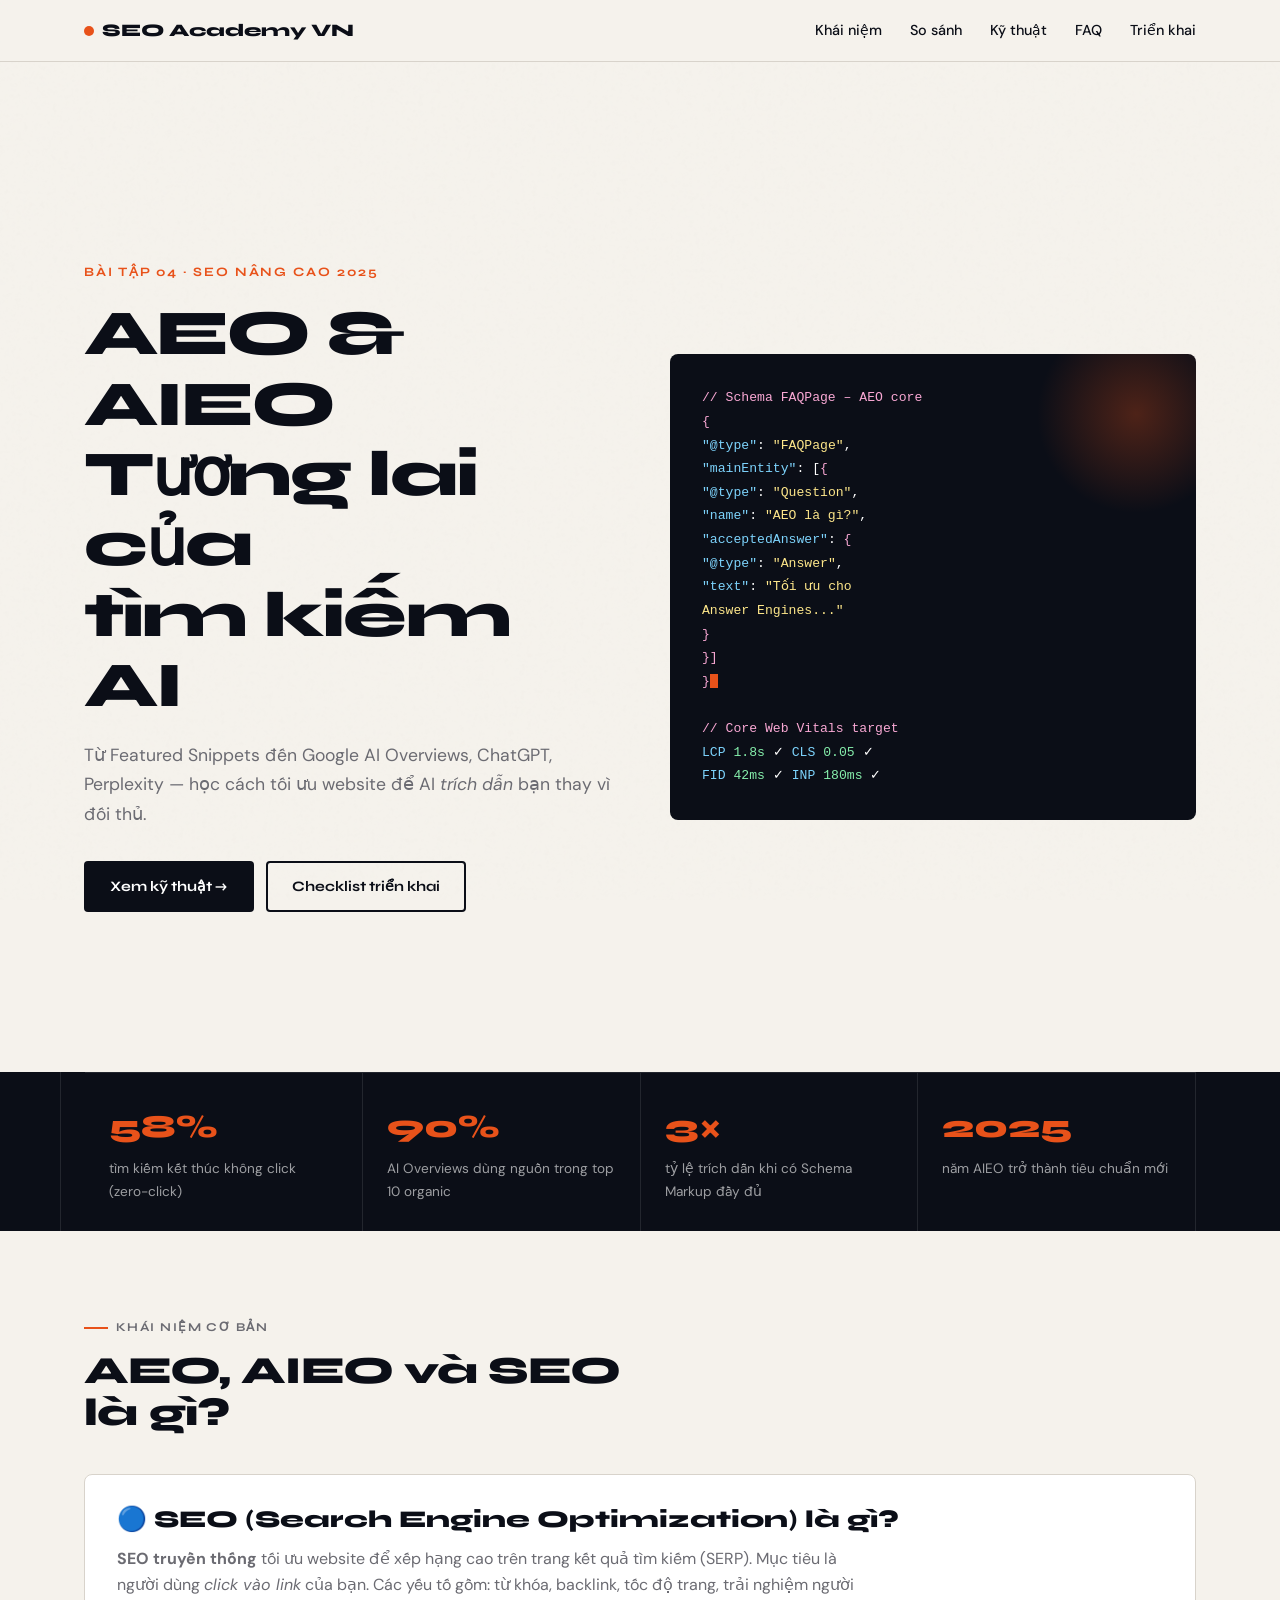
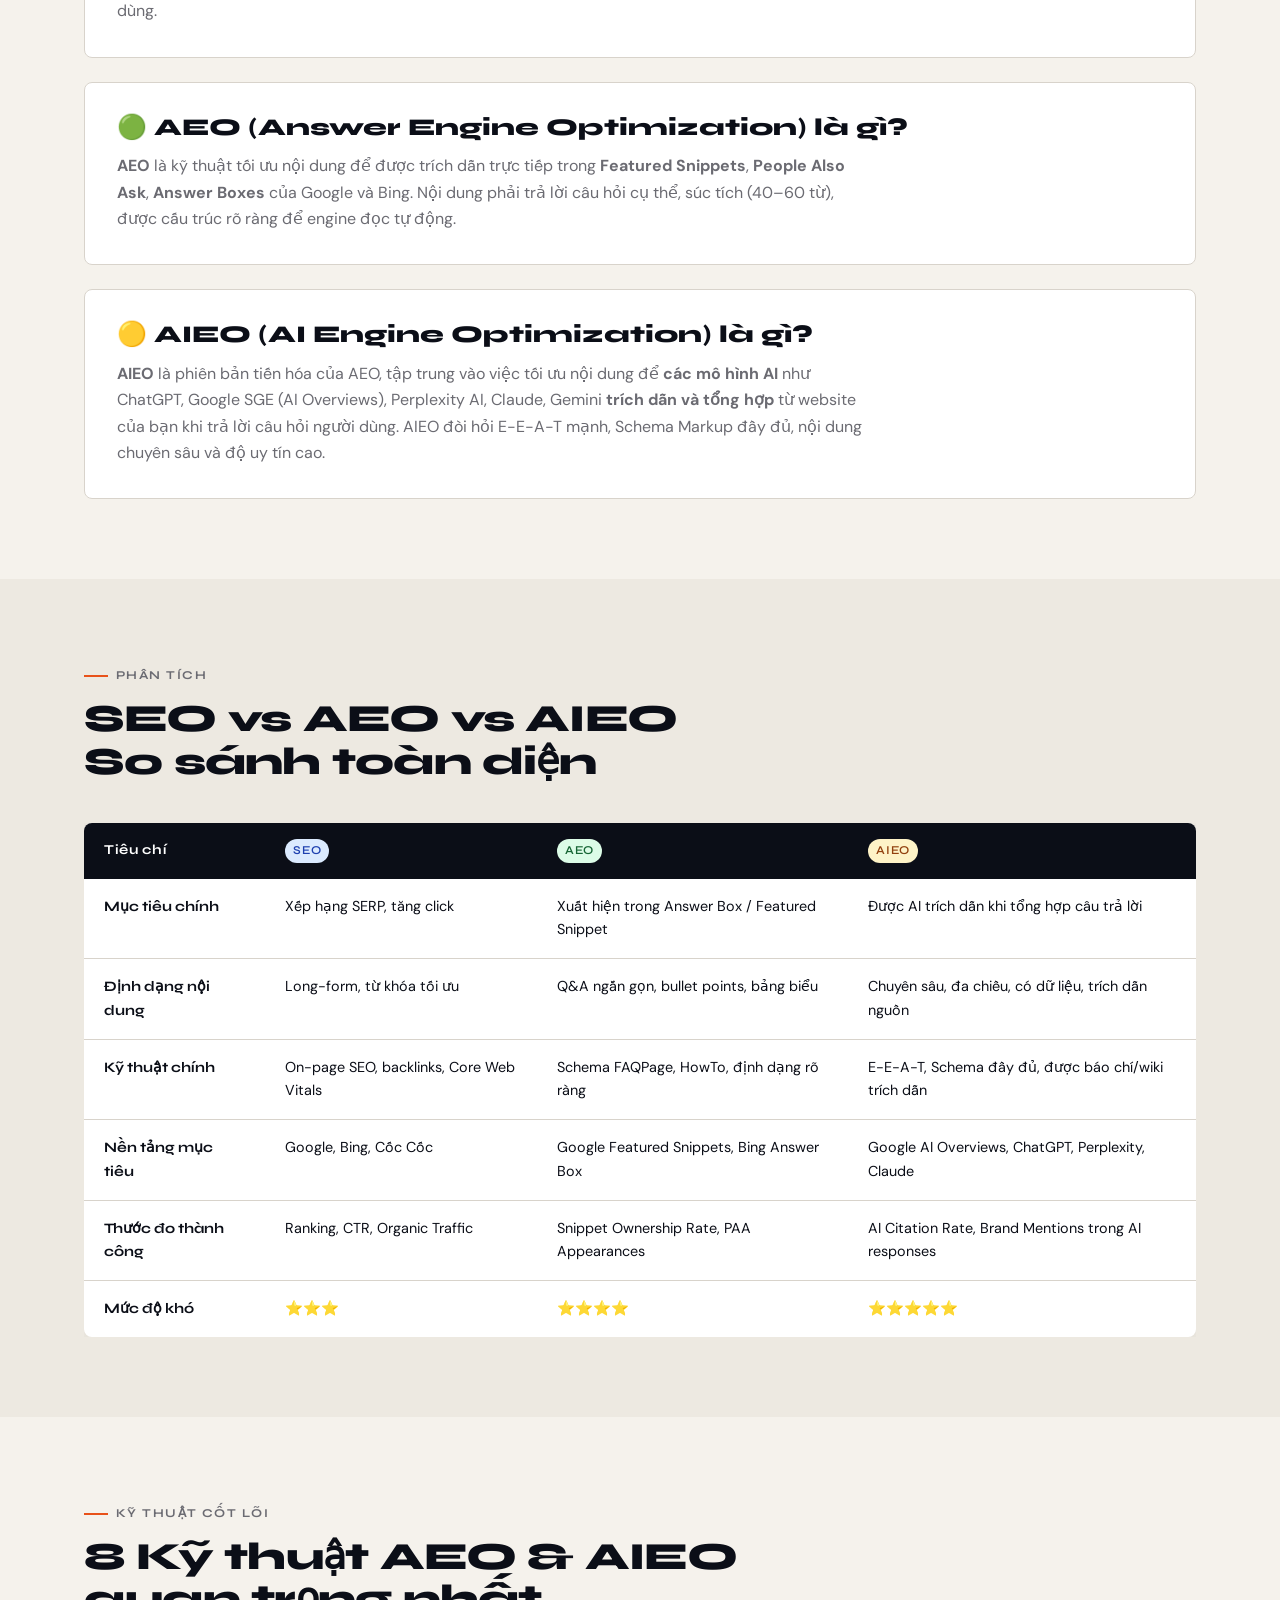
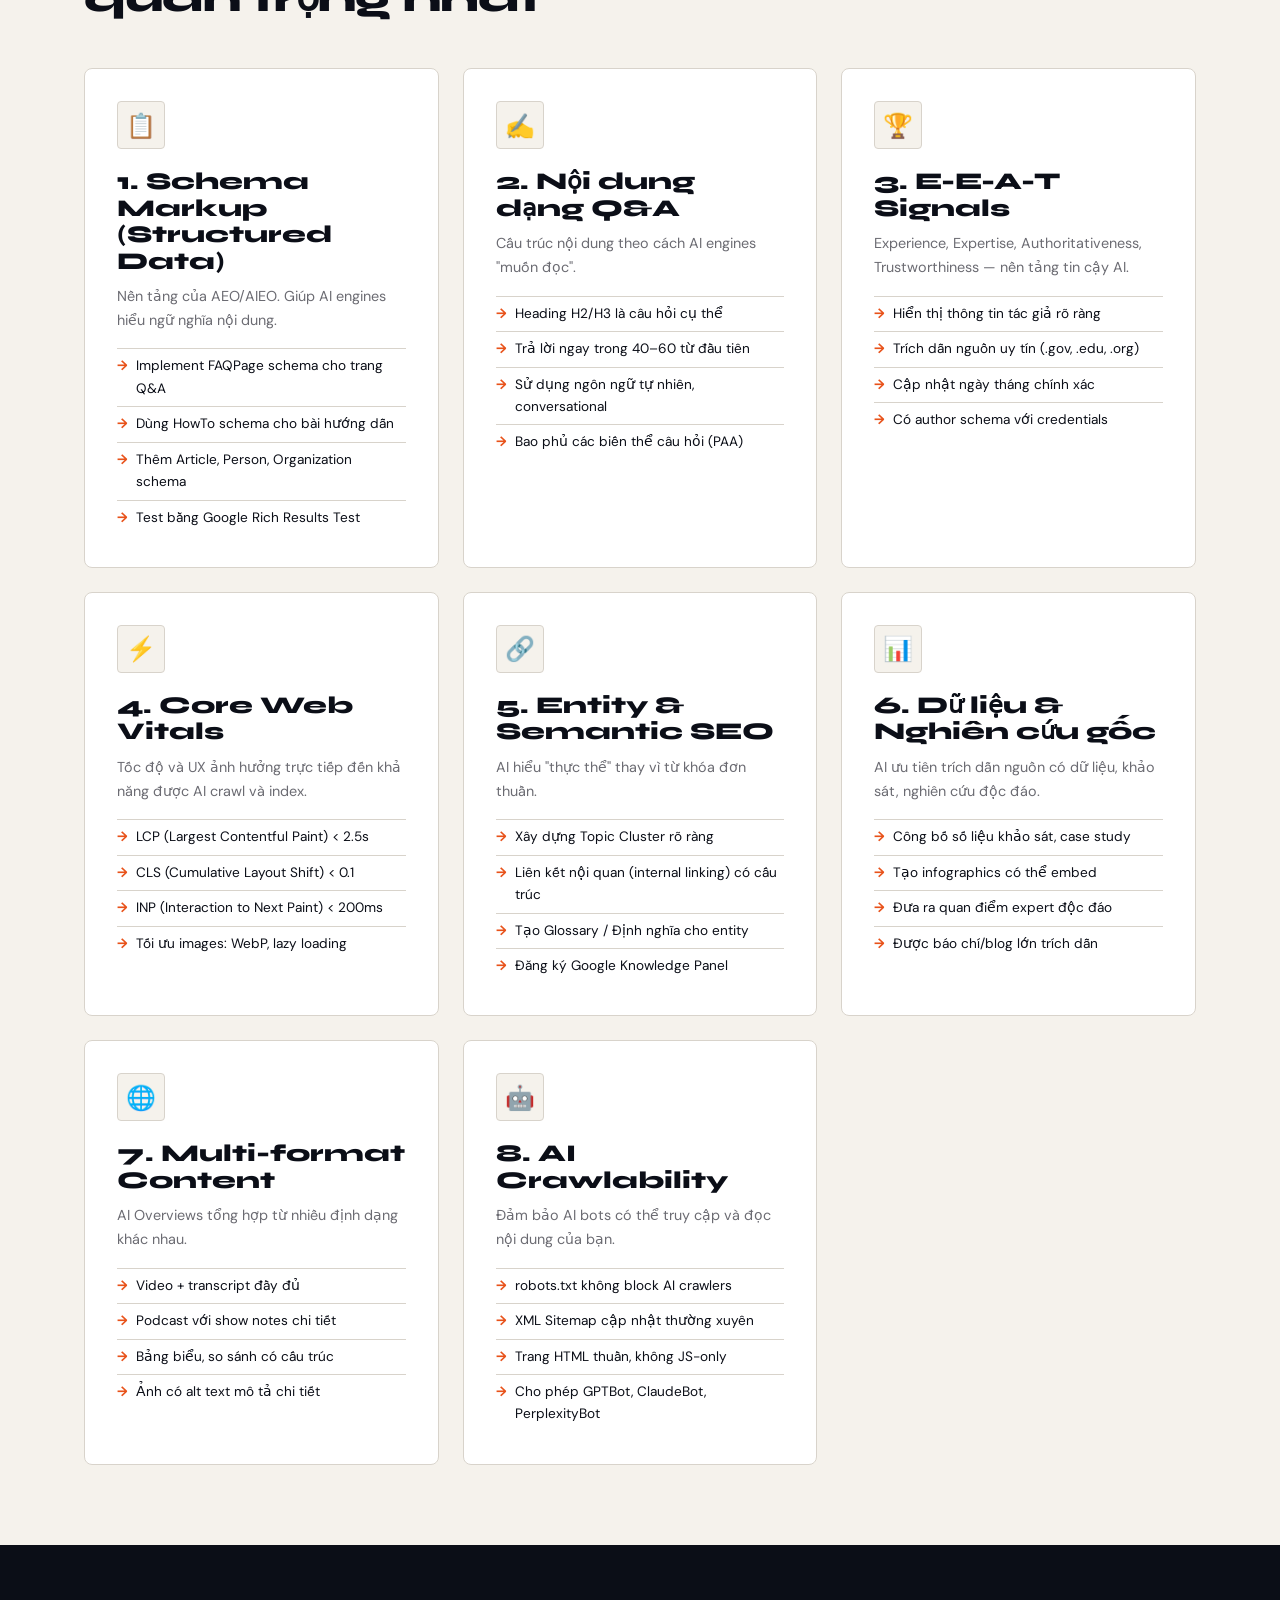
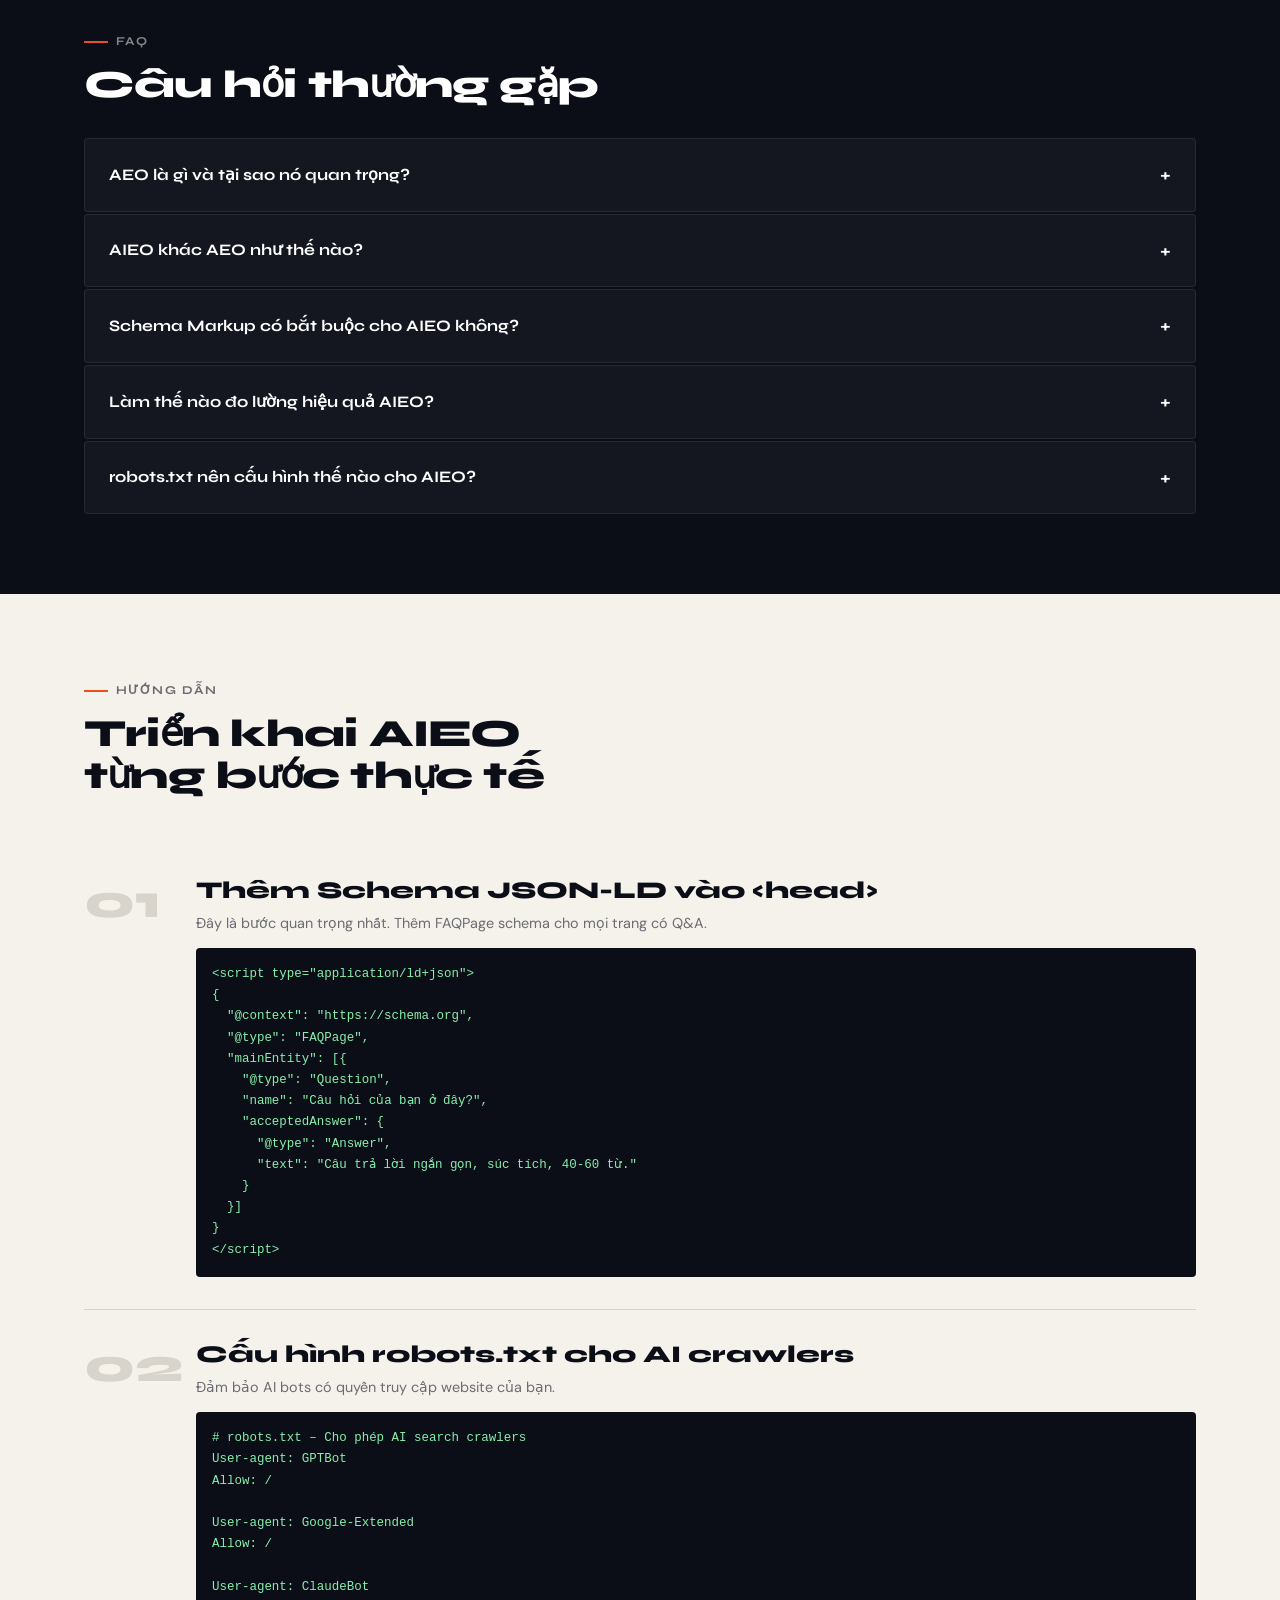
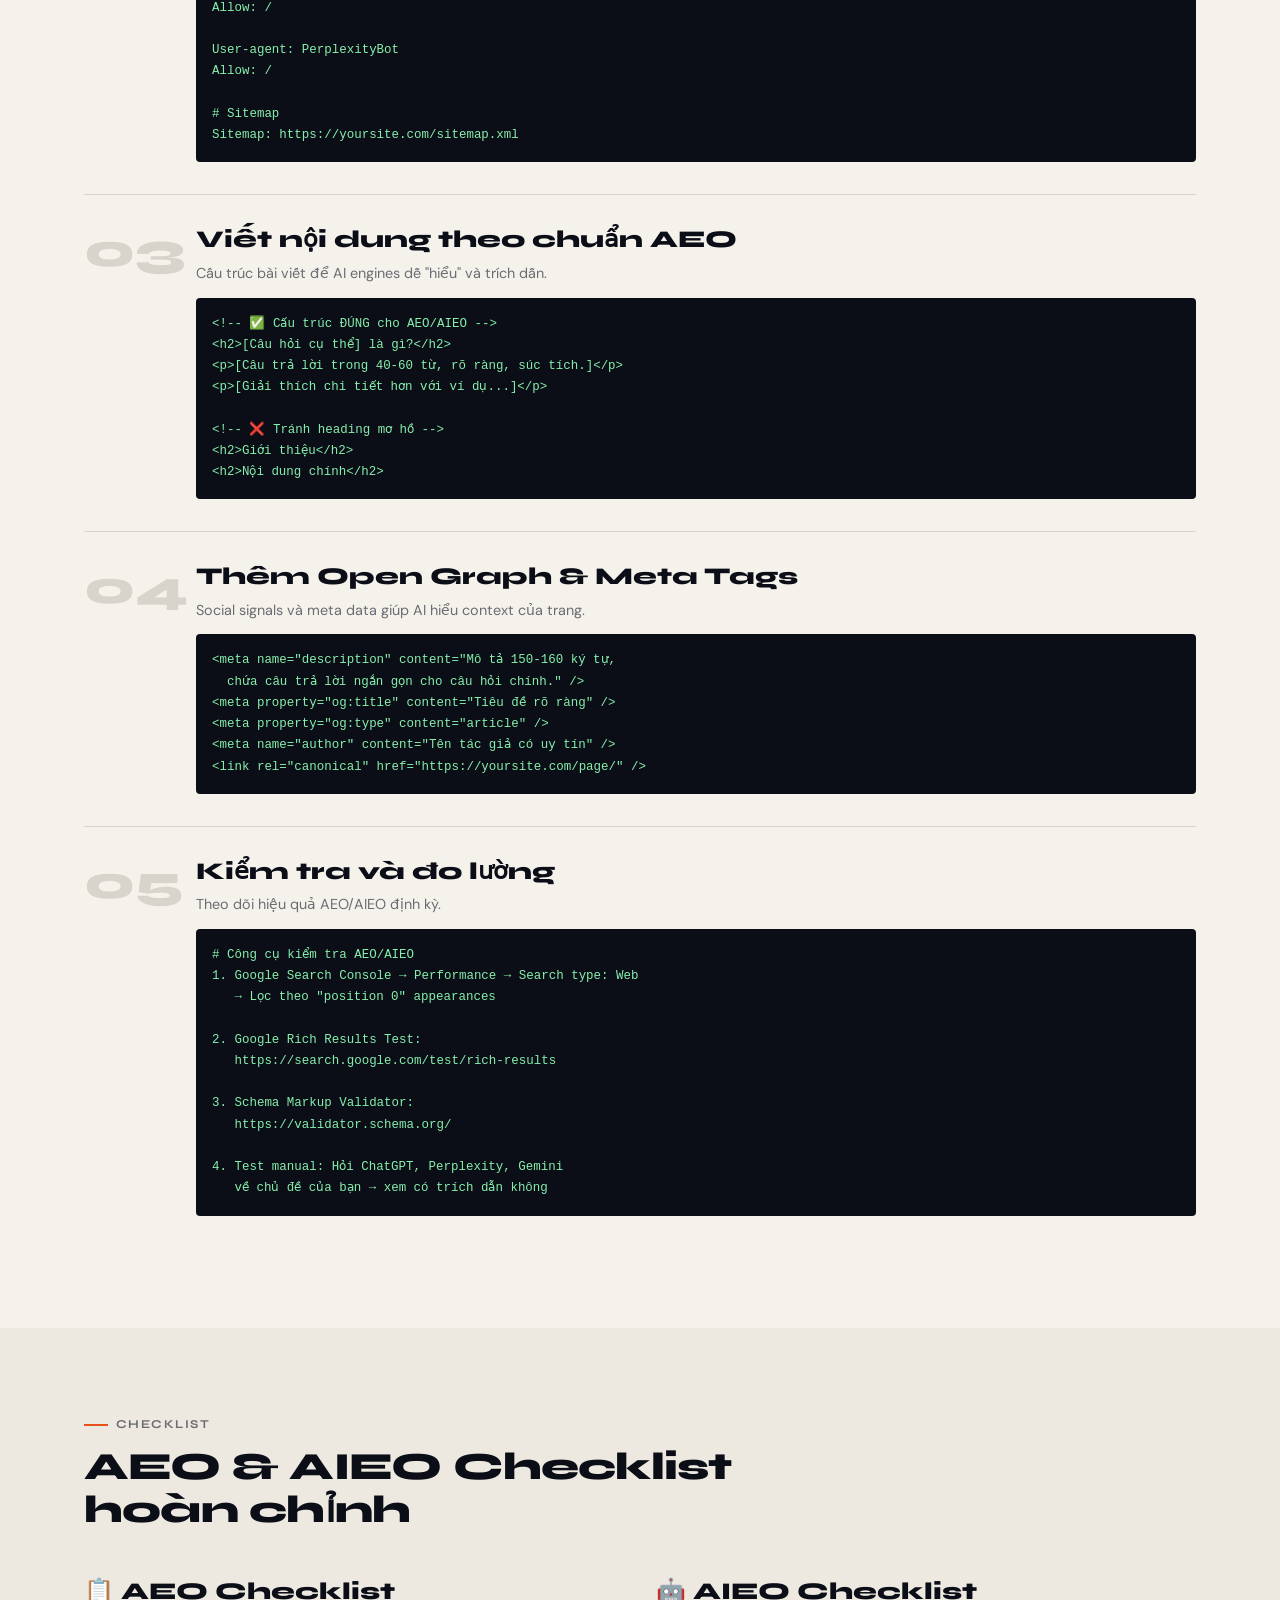
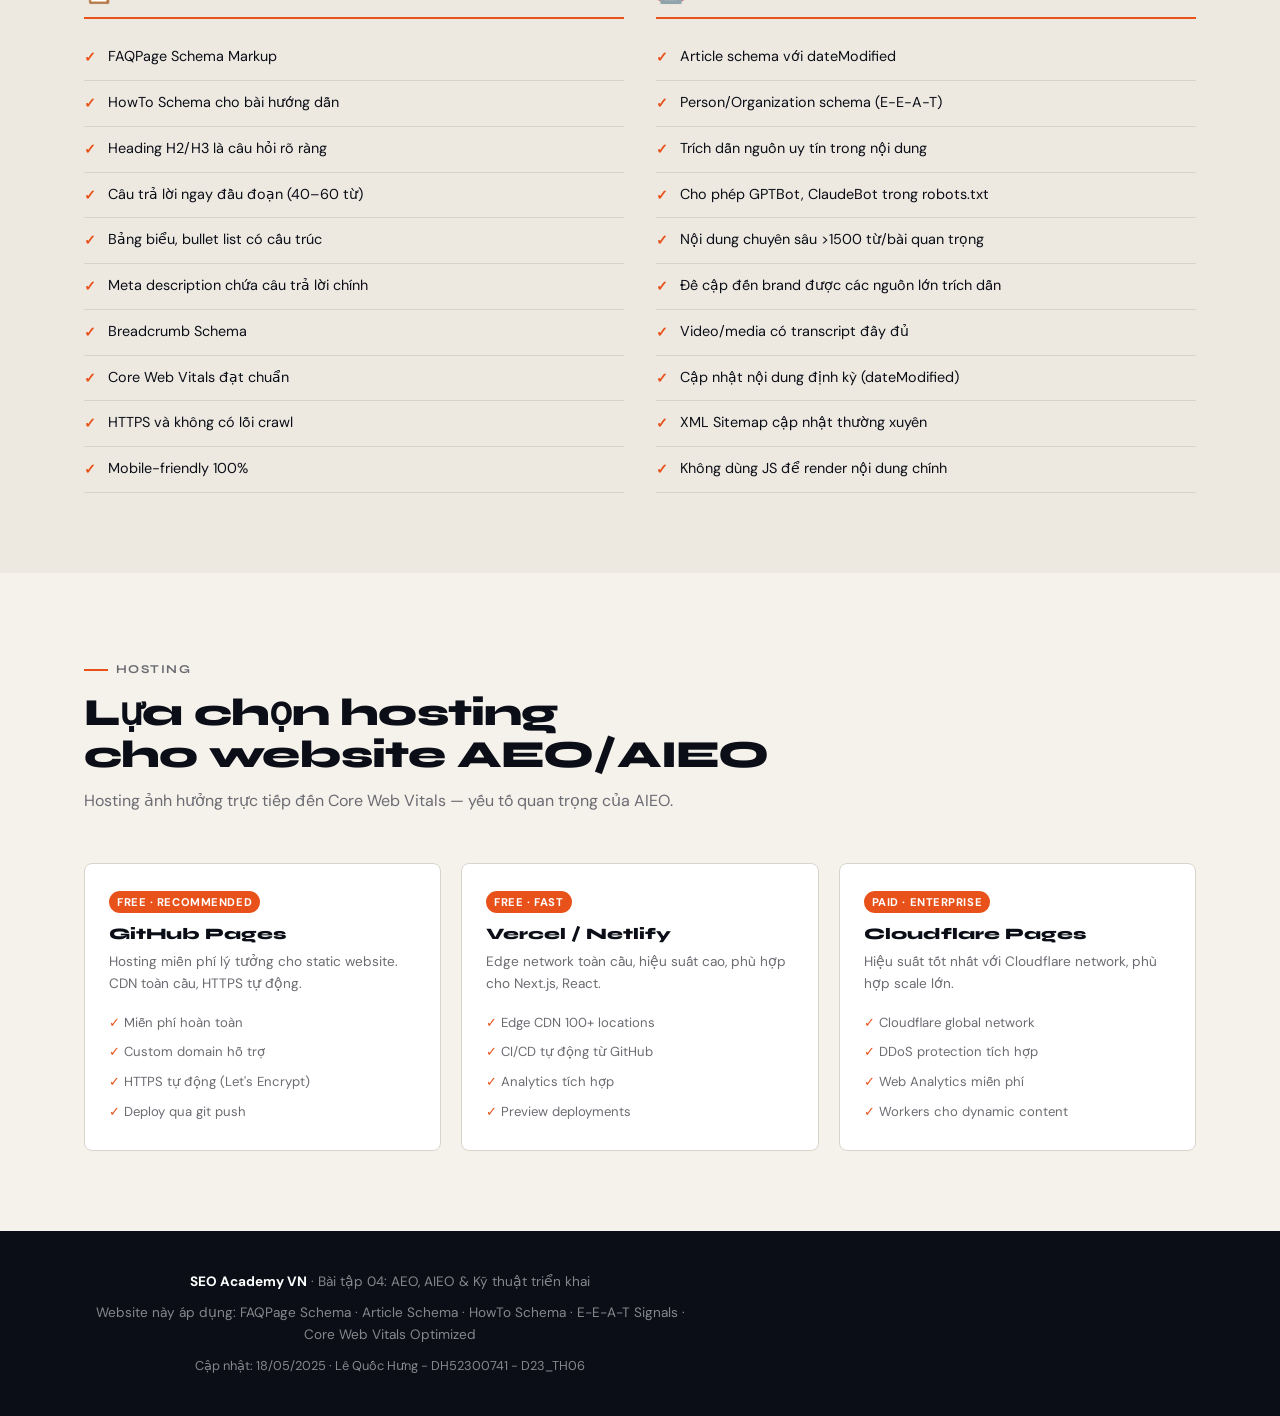
<file: thuong mai dien tu/index.html>
<!DOCTYPE html>
<html lang="vi">
<head>
  <meta charset="UTF-8" />
  <meta name="viewport" content="width=device-width, initial-scale=1.0" />
  <link rel="stylesheet" href="./css/style.css" />
  

  <!-- ============================================================
       SEO CƠ BẢN
  ============================================================ -->
  <title>AEO & AIEO là gì? Kỹ thuật tối ưu AI Search 2025 | SEO Academy VN</title>
  <meta name="description"
    content="Tìm hiểu AEO (Answer Engine Optimization) và AIEO (AI Engine Optimization) – hai kỹ thuật SEO thế hệ mới giúp website xuất hiện trên Google SGE, ChatGPT, Perplexity và các AI search engine." />
  <meta name="keywords"
    content="AEO, AIEO, Answer Engine Optimization, AI Engine Optimization, SGE, Google AI Overview, SEO 2025, tối ưu AI search" />
  <meta name="author" content="SEO Academy VN" />
  <link rel="canonical" href="https://aeo-aieo-dh52300741.onrender.com/" />

  <!-- Open Graph / Facebook -->
  <meta property="og:type" content="website" />
  <meta property="og:url" content="https://aeo-aieo-dh52300741.onrender.com/" />
  <meta property="og:title" content="AEO & AIEO – Tối ưu cho AI Search Engine 2025" />
  <meta property="og:description"
    content="Hướng dẫn toàn diện về AEO và AIEO: khái niệm, kỹ thuật triển khai, ví dụ thực tế để website của bạn được AI trích dẫn." />
  <meta property="og:image" content="https://aeo-aieo-dh52300741.onrender.com/og-image.jpg" />
  <meta property="og:locale" content="vi_VN" />

  <!-- Twitter Card -->
  <meta name="twitter:card" content="summary_large_image" />
  <meta name="twitter:title" content="AEO & AIEO – Tối ưu cho AI Search Engine 2025" />
  <meta name="twitter:description"
    content="Hướng dẫn toàn diện về AEO và AIEO: khái niệm, kỹ thuật triển khai, ví dụ thực tế." />

  <!-- ============================================================
       SCHEMA MARKUP – AEO/AIEO CORE TECHNIQUE
       Structured Data giúp AI engines đọc & trích dẫn nội dung
  ============================================================ -->
  <script type="application/ld+json">
  {
    "@context": "https://schema.org",
    "@graph": [
      {
        "@type": "WebSite",
        "@id": "https://aeo-aieo-dh52300741.onrender.com/#website",
        "url": "https://aeo-aieo-dh52300741.onrender.com/",
        "name": "SEO Academy VN",
        "description": "Nền tảng học SEO, AEO, AIEO cho thị trường Việt Nam",
        "inLanguage": "vi",
        "publisher": { "@id": "https://aeo-aieo-dh52300741.onrender.com/#organization" }
      },
      {
        "@type": "Organization",
        "@id": "https://aeo-aieo-dh52300741.onrender.com/#organization",
        "name": "SEO Academy VN",
        "url": "https://aeo-aieo-dh52300741.onrender.com/",
        "logo": { "@type": "ImageObject", "url": "https://aeo-aieo-dh52300741.onrender.com/logo.png" }
      },
      {
        "@type": "Article",
        "@id": "https://aeo-aieo-dh52300741.onrender.com/#article",
        "headline": "AEO và AIEO là gì? Kỹ thuật tối ưu cho AI Search Engine 2025",
        "image": "https://aeo-aieo-dh52300741.onrender.com/og-image.jpg",
        "description": "Hướng dẫn toàn diện về Answer Engine Optimization và AI Engine Optimization",
        "author": { "@type": "Person", "name": "Lê Quốc Hưng" , "url": "https://aeo-aieo-dh52300741.onrender.com/" },
        "datePublished": "2025-01-01",
        "dateModified": "2025-05-18",
        "inLanguage": "vi",
        "isPartOf": { "@id": "https://aeo-aieo-dh52300741.onrender.com/#website" }
      },
      {
        "@type": "FAQPage",
        "mainEntity": [
          {
            "@type": "Question",
            "name": "AEO là gì?",
            "acceptedAnswer": {
              "@type": "Answer",
              "text": "AEO (Answer Engine Optimization) là kỹ thuật tối ưu hóa nội dung website để được trích dẫn trực tiếp trong phần trả lời của các search engine như Google Featured Snippets, Bing Answer Box. Mục tiêu là cung cấp câu trả lời rõ ràng, súc tích để engine có thể hiểu và hiển thị ngay."
            }
          },
          {
            "@type": "Question",
            "name": "AIEO là gì?",
            "acceptedAnswer": {
              "@type": "Answer",
              "text": "AIEO (AI Engine Optimization) là phiên bản tiến hóa của AEO, tập trung vào việc tối ưu nội dung để được các mô hình AI như ChatGPT, Google SGE (AI Overviews), Perplexity AI, Claude trích dẫn khi trả lời câu hỏi của người dùng."
            }
          },
          {
            "@type": "Question",
            "name": "Sự khác nhau giữa SEO, AEO và AIEO là gì?",
            "acceptedAnswer": {
              "@type": "Answer",
              "text": "SEO tối ưu cho thuật toán xếp hạng link truyền thống. AEO tối ưu để được trích dẫn trong Answer Box và Featured Snippets. AIEO tối ưu để AI Language Models trích dẫn nội dung khi tổng hợp câu trả lời cho người dùng."
            }
          },
          {
            "@type": "Question",
            "name": "Làm thế nào để áp dụng AIEO?",
            "acceptedAnswer": {
              "@type": "Answer",
              "text": "Để áp dụng AIEO: (1) Sử dụng Schema Markup đầy đủ, (2) Viết nội dung dạng Q&A rõ ràng, (3) Xây dựng E-E-A-T (Experience, Expertise, Authoritativeness, Trustworthiness), (4) Tối ưu Core Web Vitals, (5) Tạo nội dung dài, chuyên sâu có cấu trúc heading rõ ràng, (6) Được trích dẫn từ các nguồn uy tín."
            }
          }
        ]
      },
      {
        "@type": "HowTo",
        "name": "Cách triển khai AIEO cho website",
        "description": "Hướng dẫn từng bước triển khai AI Engine Optimization",
        "step": [
          { "@type": "HowToStep", "position": 1, "name": "Nghiên cứu câu hỏi người dùng", "text": "Dùng công cụ như AnswerThePublic, AlsoAsked để tìm câu hỏi thực tế." },
          { "@type": "HowToStep", "position": 2, "name": "Cấu trúc nội dung dạng Q&A", "text": "Viết heading dạng câu hỏi, trả lời súc tích trong 40–60 từ ngay đầu đoạn." },
          { "@type": "HowToStep", "position": 3, "name": "Thêm Schema Markup", "text": "Implement FAQPage, HowTo, Article schema để AI engines parse dễ dàng." },
          { "@type": "HowToStep", "position": 4, "name": "Xây dựng E-E-A-T", "text": "Hiển thị thông tin tác giả, trích dẫn nguồn uy tín, cập nhật nội dung định kỳ." },
          { "@type": "HowToStep", "position": 5, "name": "Tối ưu tốc độ tải trang", "text": "Đảm bảo LCP < 2.5s, CLS < 0.1, FID < 100ms." }
        ]
      }
    ]
  }
  </script>

  <!-- Breadcrumb Schema -->
  <script type="application/ld+json">
  {
    "@context": "https://schema.org",
    "@type": "BreadcrumbList",
    "itemListElement": [
      { "@type": "ListItem", "position": 1, "name": "Trang chủ", "item": "https://aeo-aieo-dh52300741.onrender.com/" },
      { "@type": "ListItem", "position": 2, "name": "AEO & AIEO", "item": "https://aeo-aieo-dh52300741.onrender.com/aeo-aieo/" }
    ]
  }
  </script>

  <!-- Google Fonts -->
  <link rel="preconnect" href="https://fonts.googleapis.com" />
  <link rel="preconnect" href="https://fonts.gstatic.com" crossorigin />
  <link
    href="https://fonts.googleapis.com/css2?family=Syne:wght@400;600;700;800&family=DM+Sans:ital,opsz,wght@0,9..40,300;0,9..40,400;0,9..40,500;1,9..40,300&display=swap"
    rel="stylesheet" />
</head>

<body>
  <!-- ========================================================
       NAV
  ======================================================== -->
  <nav aria-label="Navigation chính">
    <div class="nav-inner">
      <a class="logo" href="#"><span class="logo-dot"></span>SEO Academy VN</a>
      <ul class="nav-links">
        <li><a href="#khai-niem">Khái niệm</a></li>
        <li><a href="#so-sanh">So sánh</a></li>
        <li><a href="#ky-thuat">Kỹ thuật</a></li>
        <li><a href="#faq">FAQ</a></li>
        <li><a href="#trien-khai">Triển khai</a></li>
      </ul>
    </div>
  </nav>

  <!-- ========================================================
       HERO
  ======================================================== -->
  <section>
    <div class="container">
      <div class="hero">
        <div class="hero-text">
          <p class="hero-eyebrow">Bài tập 04 · SEO Nâng cao 2025</p>
          <h1>AEO & AIEO<br/>Tương lai của<br/>tìm kiếm AI</h1>
          <p class="hero-desc">
            Từ Featured Snippets đến Google AI Overviews, ChatGPT, Perplexity —
            học cách tối ưu website để AI <em>trích dẫn</em> bạn thay vì đối thủ.
          </p>
          <div class="hero-ctas">
            <a href="#ky-thuat" class="btn btn-primary">Xem kỹ thuật →</a>
            <a href="#trien-khai" class="btn btn-outline">Checklist triển khai</a>
          </div>
        </div>
        <div class="hero-visual" aria-hidden="true">
          <span class="code-line"><span class="code-op">// Schema FAQPage – AEO core</span></span>
          <span class="code-line"><span class="code-op">{</span></span>
          <span class="code-line">  <span class="code-key">"@type"</span>: <span class="code-str">"FAQPage"</span>,</span>
          <span class="code-line">  <span class="code-key">"mainEntity"</span>: [<span class="code-op">{</span></span>
          <span class="code-line">    <span class="code-key">"@type"</span>: <span class="code-str">"Question"</span>,</span>
          <span class="code-line">    <span class="code-key">"name"</span>: <span class="code-str">"AEO là gì?"</span>,</span>
          <span class="code-line">    <span class="code-key">"acceptedAnswer"</span>: <span class="code-op">{</span></span>
          <span class="code-line">      <span class="code-key">"@type"</span>: <span class="code-str">"Answer"</span>,</span>
          <span class="code-line">      <span class="code-key">"text"</span>: <span class="code-str">"Tối ưu cho</span></span>
          <span class="code-line"><span class="code-str">        Answer Engines..."</span></span>
          <span class="code-line">    <span class="code-op">}</span></span>
          <span class="code-line">  <span class="code-op">}]</span></span>
          <span class="code-line"><span class="code-op">}</span><span class="cursor"></span></span>
          <br/>
          <span class="code-line"><span class="code-op">// Core Web Vitals target</span></span>
          <span class="code-line"><span class="code-key">LCP</span> <span class="code-val">1.8s</span> ✓  <span class="code-key">CLS</span> <span class="code-val">0.05</span> ✓</span>
          <span class="code-line"><span class="code-key">FID</span> <span class="code-val">42ms</span> ✓  <span class="code-key">INP</span> <span class="code-val">180ms</span> ✓</span>
        </div>
      </div>
    </div>
  </section>

  <!-- ========================================================
       STATS
  ======================================================== -->
  <div class="stats-bar" aria-label="Thống kê quan trọng">
    <div class="stats-grid container" style="padding:0 24px;">
      <div class="stat-item">
        <div class="stat-num">58%</div>
        <div class="stat-label">tìm kiếm kết thúc không click (zero-click)</div>
      </div>
      <div class="stat-item">
        <div class="stat-num">90%</div>
        <div class="stat-label">AI Overviews dùng nguồn trong top 10 organic</div>
      </div>
      <div class="stat-item">
        <div class="stat-num">3×</div>
        <div class="stat-label">tỷ lệ trích dẫn khi có Schema Markup đầy đủ</div>
      </div>
      <div class="stat-item">
        <div class="stat-num">2025</div>
        <div class="stat-label">năm AIEO trở thành tiêu chuẩn mới</div>
      </div>
    </div>
  </div>

  <!-- ========================================================
       KHÁI NIỆM
  ======================================================== -->
  <section id="khai-niem">
    <div class="container">
      <p class="section-label">Khái niệm cơ bản</p>
      <h2>AEO, AIEO và SEO<br/>là gì?</h2>

      <!-- Nội dung dạng Q&A — cấu trúc AEO cốt lõi -->
      <div style="margin-top:40px; display:grid; gap:24px;" class="fade-in">

        <div style="background:var(--card-bg);border:1px solid var(--border);border-radius:8px;padding:32px;">
          <div itemscope itemtype="https://schema.org/Question">
            <h3 itemprop="name">🔵 SEO (Search Engine Optimization) là gì?</h3>
            <div itemprop="acceptedAnswer" itemscope itemtype="https://schema.org/Answer">
              <p itemprop="text" style="margin-top:12px;color:var(--muted);">
                <strong>SEO truyền thống</strong> tối ưu website để xếp hạng cao trên trang kết quả tìm kiếm (SERP).
                Mục tiêu là người dùng <em>click vào link</em> của bạn. Các yếu tố gồm: từ khóa, backlink, tốc độ trang, trải nghiệm người dùng.
              </p>
            </div>
          </div>
        </div>

        <div style="background:var(--card-bg);border:1px solid var(--border);border-radius:8px;padding:32px;">
          <div itemscope itemtype="https://schema.org/Question">
            <h3 itemprop="name">🟢 AEO (Answer Engine Optimization) là gì?</h3>
            <div itemprop="acceptedAnswer" itemscope itemtype="https://schema.org/Answer">
              <p itemprop="text" style="margin-top:12px;color:var(--muted);">
                <strong>AEO</strong> là kỹ thuật tối ưu nội dung để được trích dẫn trực tiếp trong <strong>Featured Snippets</strong>,
                <strong>People Also Ask</strong>, <strong>Answer Boxes</strong> của Google và Bing.
                Nội dung phải trả lời câu hỏi cụ thể, súc tích (40–60 từ), được cấu trúc rõ ràng để engine đọc tự động.
              </p>
            </div>
          </div>
        </div>

        <div style="background:var(--card-bg);border:1px solid var(--border);border-radius:8px;padding:32px;">
          <div itemscope itemtype="https://schema.org/Question">
            <h3 itemprop="name">🟡 AIEO (AI Engine Optimization) là gì?</h3>
            <div itemprop="acceptedAnswer" itemscope itemtype="https://schema.org/Answer">
              <p itemprop="text" style="margin-top:12px;color:var(--muted);">
                <strong>AIEO</strong> là phiên bản tiến hóa của AEO, tập trung vào việc tối ưu nội dung để
                <strong>các mô hình AI</strong> như ChatGPT, Google SGE (AI Overviews), Perplexity AI, Claude, Gemini
                <strong>trích dẫn và tổng hợp</strong> từ website của bạn khi trả lời câu hỏi người dùng.
                AIEO đòi hỏi E-E-A-T mạnh, Schema Markup đầy đủ, nội dung chuyên sâu và độ uy tín cao.
              </p>
            </div>
          </div>
        </div>

      </div>
    </div>
  </section>

  <!-- ========================================================
       SO SÁNH
  ======================================================== -->
  <section id="so-sanh" style="background:var(--cream);">
    <div class="container">
      <p class="section-label">Phân tích</p>
      <h2>SEO vs AEO vs AIEO<br/>So sánh toàn diện</h2>

      <div class="table-wrap fade-in">
        <table>
          <thead>
            <tr>
              <th>Tiêu chí</th>
              <th><span class="tag tag-seo">SEO</span></th>
              <th><span class="tag tag-aeo">AEO</span></th>
              <th><span class="tag tag-aieo">AIEO</span></th>
            </tr>
          </thead>
          <tbody>
            <tr>
              <td>Mục tiêu chính</td>
              <td>Xếp hạng SERP, tăng click</td>
              <td>Xuất hiện trong Answer Box / Featured Snippet</td>
              <td>Được AI trích dẫn khi tổng hợp câu trả lời</td>
            </tr>
            <tr>
              <td>Định dạng nội dung</td>
              <td>Long-form, từ khóa tối ưu</td>
              <td>Q&A ngắn gọn, bullet points, bảng biểu</td>
              <td>Chuyên sâu, đa chiều, có dữ liệu, trích dẫn nguồn</td>
            </tr>
            <tr>
              <td>Kỹ thuật chính</td>
              <td>On-page SEO, backlinks, Core Web Vitals</td>
              <td>Schema FAQPage, HowTo, định dạng rõ ràng</td>
              <td>E-E-A-T, Schema đầy đủ, được báo chí/wiki trích dẫn</td>
            </tr>
            <tr>
              <td>Nền tảng mục tiêu</td>
              <td>Google, Bing, Cốc Cốc</td>
              <td>Google Featured Snippets, Bing Answer Box</td>
              <td>Google AI Overviews, ChatGPT, Perplexity, Claude</td>
            </tr>
            <tr>
              <td>Thước đo thành công</td>
              <td>Ranking, CTR, Organic Traffic</td>
              <td>Snippet Ownership Rate, PAA Appearances</td>
              <td>AI Citation Rate, Brand Mentions trong AI responses</td>
            </tr>
            <tr>
              <td>Mức độ khó</td>
              <td>⭐⭐⭐</td>
              <td>⭐⭐⭐⭐</td>
              <td>⭐⭐⭐⭐⭐</td>
            </tr>
          </tbody>
        </table>
      </div>
    </div>
  </section>

  <!-- ========================================================
       KỸ THUẬT TRIỂN KHAI
  ======================================================== -->
  <section id="ky-thuat">
    <div class="container">
      <p class="section-label">Kỹ thuật cốt lõi</p>
      <h2>8 Kỹ thuật AEO & AIEO<br/>quan trọng nhất</h2>

      <div class="techniques-grid">

        <article class="tech-card fade-in">
          <div class="tech-icon">📋</div>
          <h3>1. Schema Markup (Structured Data)</h3>
          <p>Nền tảng của AEO/AIEO. Giúp AI engines hiểu ngữ nghĩa nội dung.</p>
          <ul class="tech-tips">
            <li>Implement FAQPage schema cho trang Q&A</li>
            <li>Dùng HowTo schema cho bài hướng dẫn</li>
            <li>Thêm Article, Person, Organization schema</li>
            <li>Test bằng Google Rich Results Test</li>
          </ul>
        </article>

        <article class="tech-card fade-in">
          <div class="tech-icon">✍️</div>
          <h3>2. Nội dung dạng Q&A</h3>
          <p>Cấu trúc nội dung theo cách AI engines "muốn đọc".</p>
          <ul class="tech-tips">
            <li>Heading H2/H3 là câu hỏi cụ thể</li>
            <li>Trả lời ngay trong 40–60 từ đầu tiên</li>
            <li>Sử dụng ngôn ngữ tự nhiên, conversational</li>
            <li>Bao phủ các biến thể câu hỏi (PAA)</li>
          </ul>
        </article>

        <article class="tech-card fade-in">
          <div class="tech-icon">🏆</div>
          <h3>3. E-E-A-T Signals</h3>
          <p>Experience, Expertise, Authoritativeness, Trustworthiness — nền tảng tin cậy AI.</p>
          <ul class="tech-tips">
            <li>Hiển thị thông tin tác giả rõ ràng</li>
            <li>Trích dẫn nguồn uy tín (.gov, .edu, .org)</li>
            <li>Cập nhật ngày tháng chính xác</li>
            <li>Có author schema với credentials</li>
          </ul>
        </article>

        <article class="tech-card fade-in">
          <div class="tech-icon">⚡</div>
          <h3>4. Core Web Vitals</h3>
          <p>Tốc độ và UX ảnh hưởng trực tiếp đến khả năng được AI crawl và index.</p>
          <ul class="tech-tips">
            <li>LCP (Largest Contentful Paint) &lt; 2.5s</li>
            <li>CLS (Cumulative Layout Shift) &lt; 0.1</li>
            <li>INP (Interaction to Next Paint) &lt; 200ms</li>
            <li>Tối ưu images: WebP, lazy loading</li>
          </ul>
        </article>

        <article class="tech-card fade-in">
          <div class="tech-icon">🔗</div>
          <h3>5. Entity & Semantic SEO</h3>
          <p>AI hiểu "thực thể" thay vì từ khóa đơn thuần.</p>
          <ul class="tech-tips">
            <li>Xây dựng Topic Cluster rõ ràng</li>
            <li>Liên kết nội quan (internal linking) có cấu trúc</li>
            <li>Tạo Glossary / Định nghĩa cho entity</li>
            <li>Đăng ký Google Knowledge Panel</li>
          </ul>
        </article>

        <article class="tech-card fade-in">
          <div class="tech-icon">📊</div>
          <h3>6. Dữ liệu & Nghiên cứu gốc</h3>
          <p>AI ưu tiên trích dẫn nguồn có dữ liệu, khảo sát, nghiên cứu độc đáo.</p>
          <ul class="tech-tips">
            <li>Công bố số liệu khảo sát, case study</li>
            <li>Tạo infographics có thể embed</li>
            <li>Đưa ra quan điểm expert độc đáo</li>
            <li>Được báo chí/blog lớn trích dẫn</li>
          </ul>
        </article>

        <article class="tech-card fade-in">
          <div class="tech-icon">🌐</div>
          <h3>7. Multi-format Content</h3>
          <p>AI Overviews tổng hợp từ nhiều định dạng khác nhau.</p>
          <ul class="tech-tips">
            <li>Video + transcript đầy đủ</li>
            <li>Podcast với show notes chi tiết</li>
            <li>Bảng biểu, so sánh có cấu trúc</li>
            <li>Ảnh có alt text mô tả chi tiết</li>
          </ul>
        </article>

        <article class="tech-card fade-in">
          <div class="tech-icon">🤖</div>
          <h3>8. AI Crawlability</h3>
          <p>Đảm bảo AI bots có thể truy cập và đọc nội dung của bạn.</p>
          <ul class="tech-tips">
            <li>robots.txt không block AI crawlers</li>
            <li>XML Sitemap cập nhật thường xuyên</li>
            <li>Trang HTML thuần, không JS-only</li>
            <li>Cho phép GPTBot, ClaudeBot, PerplexityBot</li>
          </ul>
        </article>

      </div>
    </div>
  </section>

  <!-- ========================================================
       FAQ – AIEO IN ACTION
  ======================================================== -->
  <section id="faq" class="faq-section">
    <div class="container">
      <p class="section-label">FAQ</p>
      <h2>Câu hỏi thường gặp</h2>

      

      <div class="faq-grid" role="list">

        <div class="faq-item" role="listitem">
          <div class="faq-q" tabindex="0" onclick="toggleFAQ(this)" onkeypress="if(event.key==='Enter')toggleFAQ(this)">
            <span>AEO là gì và tại sao nó quan trọng?</span>
            <span class="icon">+</span>
          </div>
          <div class="faq-a">
            AEO (Answer Engine Optimization) là kỹ thuật tối ưu hóa nội dung website để được trích dẫn trực tiếp trong phần trả lời của các search engine. Với xu hướng zero-click search (58% tìm kiếm không có click), AEO giúp brand xuất hiện ngay trong câu trả lời mà không cần người dùng click vào link.
          </div>
        </div>

        <div class="faq-item" role="listitem">
          <div class="faq-q" tabindex="0" onclick="toggleFAQ(this)" onkeypress="if(event.key==='Enter')toggleFAQ(this)">
            <span>AIEO khác AEO như thế nào?</span>
            <span class="icon">+</span>
          </div>
          <div class="faq-a">
            AEO tập trung vào Featured Snippets và Answer Boxes của search engine truyền thống. AIEO mở rộng sang các AI Language Models (ChatGPT, Gemini, Claude, Perplexity) — những platform đang trả lời trực tiếp mà không chuyển hướng người dùng. AIEO đòi hỏi E-E-A-T mạnh hơn và nội dung chuyên sâu hơn.
          </div>
        </div>

        <div class="faq-item" role="listitem">
          <div class="faq-q" tabindex="0" onclick="toggleFAQ(this)" onkeypress="if(event.key==='Enter')toggleFAQ(this)">
            <span>Schema Markup có bắt buộc cho AIEO không?</span>
            <span class="icon">+</span>
          </div>
          <div class="faq-a">
            Schema Markup không bắt buộc nhưng tăng đáng kể khả năng được AI trích dẫn. Nghiên cứu cho thấy trang có FAQPage schema được xuất hiện trong AI Overviews nhiều hơn 3 lần. Các schema quan trọng: Article, FAQPage, HowTo, Organization, Person.
          </div>
        </div>

        <div class="faq-item" role="listitem">
          <div class="faq-q" tabindex="0" onclick="toggleFAQ(this)" onkeypress="if(event.key==='Enter')toggleFAQ(this)">
            <span>Làm thế nào đo lường hiệu quả AIEO?</span>
            <span class="icon">+</span>
          </div>
          <div class="faq-a">
            Đo lường AIEO bằng: (1) Theo dõi brand mention trong AI responses bằng công cụ như Semrush AI Toolkit; (2) Kiểm tra manual bằng cách hỏi ChatGPT/Perplexity về chủ đề của bạn; (3) Theo dõi Google AI Overviews appearances trong Search Console; (4) Monitor referral traffic từ AI platforms.
          </div>
        </div>

        <div class="faq-item" role="listitem">
          <div class="faq-q" tabindex="0" onclick="toggleFAQ(this)" onkeypress="if(event.key==='Enter')toggleFAQ(this)">
            <span>robots.txt nên cấu hình thế nào cho AIEO?</span>
            <span class="icon">+</span>
          </div>
          <div class="faq-a">
            Để tối ưu AIEO, không nên block các AI crawlers. Bạn có thể cho phép: GPTBot (ChatGPT), Google-Extended (Gemini/SGE), ClaudeBot (Anthropic), PerplexityBot, Applebot-Extended. Nếu muốn kiểm soát, chỉ block các bot không liên quan đến AI search.
          </div>
        </div>

      </div>
    </div>
  </section>

  <!-- ========================================================
       TRIỂN KHAI TỪNG BƯỚC
  ======================================================== -->
  <section id="trien-khai">
    <div class="container">
      <p class="section-label">Hướng dẫn</p>
      <h2>Triển khai AIEO<br/>từng bước thực tế</h2>

      <div class="steps-grid fade-in">

        <div class="step-row">
          <div class="step-num">01</div>
          <div class="step-content">
            <h3>Thêm Schema JSON-LD vào &lt;head&gt;</h3>
            <p>Đây là bước quan trọng nhất. Thêm FAQPage schema cho mọi trang có Q&A.</p>
            <div class="code-block">&lt;script type="application/ld+json"&gt;
{
  "@context": "https://schema.org",
  "@type": "FAQPage",
  "mainEntity": [{
    "@type": "Question",
    "name": "Câu hỏi của bạn ở đây?",
    "acceptedAnswer": {
      "@type": "Answer",
      "text": "Câu trả lời ngắn gọn, súc tích, 40-60 từ."
    }
  }]
}
&lt;/script&gt;</div>
          </div>
        </div>

        <div class="step-row">
          <div class="step-num">02</div>
          <div class="step-content">
            <h3>Cấu hình robots.txt cho AI crawlers</h3>
            <p>Đảm bảo AI bots có quyền truy cập website của bạn.</p>
            <div class="code-block"># robots.txt – Cho phép AI search crawlers
User-agent: GPTBot
Allow: /

User-agent: Google-Extended
Allow: /

User-agent: ClaudeBot
Allow: /

User-agent: PerplexityBot
Allow: /

# Sitemap
Sitemap: https://yoursite.com/sitemap.xml</div>
          </div>
        </div>

        <div class="step-row">
          <div class="step-num">03</div>
          <div class="step-content">
            <h3>Viết nội dung theo chuẩn AEO</h3>
            <p>Cấu trúc bài viết để AI engines dễ "hiểu" và trích dẫn.</p>
            <div class="code-block">&lt;!-- ✅ Cấu trúc ĐÚNG cho AEO/AIEO --&gt;
&lt;h2&gt;[Câu hỏi cụ thể] là gì?&lt;/h2&gt;
&lt;p&gt;[Câu trả lời trong 40-60 từ, rõ ràng, súc tích.]&lt;/p&gt;
&lt;p&gt;[Giải thích chi tiết hơn với ví dụ...]&lt;/p&gt;

&lt;!-- ❌ Tránh heading mơ hồ --&gt;
&lt;h2&gt;Giới thiệu&lt;/h2&gt;
&lt;h2&gt;Nội dung chính&lt;/h2&gt;</div>
          </div>
        </div>

        <div class="step-row">
          <div class="step-num">04</div>
          <div class="step-content">
            <h3>Thêm Open Graph & Meta Tags</h3>
            <p>Social signals và meta data giúp AI hiểu context của trang.</p>
            <div class="code-block">&lt;meta name="description" content="Mô tả 150-160 ký tự,
  chứa câu trả lời ngắn gọn cho câu hỏi chính." /&gt;
&lt;meta property="og:title" content="Tiêu đề rõ ràng" /&gt;
&lt;meta property="og:type" content="article" /&gt;
&lt;meta name="author" content="Tên tác giả có uy tín" /&gt;
&lt;link rel="canonical" href="https://yoursite.com/page/" /&gt;</div>
          </div>
        </div>

        <div class="step-row">
          <div class="step-num">05</div>
          <div class="step-content">
            <h3>Kiểm tra và đo lường</h3>
            <p>Theo dõi hiệu quả AEO/AIEO định kỳ.</p>
            <div class="code-block"># Công cụ kiểm tra AEO/AIEO
1. Google Search Console → Performance → Search type: Web
   → Lọc theo "position 0" appearances

2. Google Rich Results Test:
   https://search.google.com/test/rich-results

3. Schema Markup Validator:
   https://validator.schema.org/

4. Test manual: Hỏi ChatGPT, Perplexity, Gemini
   về chủ đề của bạn → xem có trích dẫn không</div>
          </div>
        </div>

      </div>
    </div>
  </section>

  <!-- ========================================================
       CHECKLIST
  ======================================================== -->
  <section style="background:var(--cream);">
    <div class="container">
      <p class="section-label">Checklist</p>
      <h2>AEO & AIEO Checklist<br/>hoàn chỉnh</h2>

      <div class="checklist-grid fade-in">
        <div class="checklist-group">
          <h3>📋 AEO Checklist</h3>
          <ul class="checklist">
            <li><span class="check">✓</span>FAQPage Schema Markup</li>
            <li><span class="check">✓</span>HowTo Schema cho bài hướng dẫn</li>
            <li><span class="check">✓</span>Heading H2/H3 là câu hỏi rõ ràng</li>
            <li><span class="check">✓</span>Câu trả lời ngay đầu đoạn (40–60 từ)</li>
            <li><span class="check">✓</span>Bảng biểu, bullet list có cấu trúc</li>
            <li><span class="check">✓</span>Meta description chứa câu trả lời chính</li>
            <li><span class="check">✓</span>Breadcrumb Schema</li>
            <li><span class="check">✓</span>Core Web Vitals đạt chuẩn</li>
            <li><span class="check">✓</span>HTTPS và không có lỗi crawl</li>
            <li><span class="check">✓</span>Mobile-friendly 100%</li>
          </ul>
        </div>
        <div class="checklist-group">
          <h3>🤖 AIEO Checklist</h3>
          <ul class="checklist">
            <li><span class="check">✓</span>Article schema với dateModified</li>
            <li><span class="check">✓</span>Person/Organization schema (E-E-A-T)</li>
            <li><span class="check">✓</span>Trích dẫn nguồn uy tín trong nội dung</li>
            <li><span class="check">✓</span>Cho phép GPTBot, ClaudeBot trong robots.txt</li>
            <li><span class="check">✓</span>Nội dung chuyên sâu >1500 từ/bài quan trọng</li>
            <li><span class="check">✓</span>Đề cập đến brand được các nguồn lớn trích dẫn</li>
            <li><span class="check">✓</span>Video/media có transcript đầy đủ</li>
            <li><span class="check">✓</span>Cập nhật nội dung định kỳ (dateModified)</li>
            <li><span class="check">✓</span>XML Sitemap cập nhật thường xuyên</li>
            <li><span class="check">✓</span>Không dùng JS để render nội dung chính</li>
          </ul>
        </div>
      </div>
    </div>
  </section>

  <!-- ========================================================
       HOSTING
  ======================================================== -->
  <section id="hosting">
    <div class="container">
      <p class="section-label">Hosting</p>
      <h2>Lựa chọn hosting<br/>cho website AEO/AIEO</h2>
      <p style="color:var(--muted);margin-top:12px;">Hosting ảnh hưởng trực tiếp đến Core Web Vitals — yếu tố quan trọng của AIEO.</p>

      <div class="hosting-grid fade-in">

        <div class="host-card">
          <div class="host-badge">Free · Recommended</div>
          <h3>GitHub Pages</h3>
          <p>Hosting miễn phí lý tưởng cho static website. CDN toàn cầu, HTTPS tự động.</p>
          <ul>
            <li>Miễn phí hoàn toàn</li>
            <li>Custom domain hỗ trợ</li>
            <li>HTTPS tự động (Let's Encrypt)</li>
            <li>Deploy qua git push</li>
          </ul>
        </div>

        <div class="host-card">
          <div class="host-badge">Free · Fast</div>
          <h3>Vercel / Netlify</h3>
          <p>Edge network toàn cầu, hiệu suất cao, phù hợp cho Next.js, React.</p>
          <ul>
            <li>Edge CDN 100+ locations</li>
            <li>CI/CD tự động từ GitHub</li>
            <li>Analytics tích hợp</li>
            <li>Preview deployments</li>
          </ul>
        </div>

        <div class="host-card">
          <div class="host-badge">Paid · Enterprise</div>
          <h3>Cloudflare Pages</h3>
          <p>Hiệu suất tốt nhất với Cloudflare network, phù hợp scale lớn.</p>
          <ul>
            <li>Cloudflare global network</li>
            <li>DDoS protection tích hợp</li>
            <li>Web Analytics miễn phí</li>
            <li>Workers cho dynamic content</li>
          </ul>
        </div>
      </div>
    </div>
  </section>

  <!-- ========================================================
       FOOTER
  ======================================================== -->
  <footer>
    <div class="container">
      <p>
        <strong>SEO Academy VN</strong> · Bài tập 04: AEO, AIEO & Kỹ thuật triển khai
      </p>
      <p style="margin-top:8px;">
        Website này áp dụng: FAQPage Schema · Article Schema · HowTo Schema · E-E-A-T Signals · Core Web Vitals Optimized
      </p>
      <p style="margin-top:8px; font-size:.8rem;">
        Cập nhật: <time datetime="2025-05-18">18/05/2025</time> · Lê Quốc Hưng - DH52300741 - D23_TH06
      </p>
    </div>
  </footer>

  <!-- External JavaScript -->
  <script src="./js/main.js"></script>
</body>
</html>
</file>
<file: thuong mai dien tu/css/style.css>
/* ===== DESIGN TOKENS ===== */
:root {
  --ink:    #0b0e17;
  --paper:  #f5f2ec;
  --cream:  #ede9e1;
  --accent: #e8521a;
  --accent2:#2563eb;
  --gold:   #c9a84c;
  --muted:  #6b6b72;
  --card-bg:#ffffff;
  --border: #d8d3cb;
  --radius: 4px;
  --ff-head: 'Syne', sans-serif;
  --ff-body: 'DM Sans', sans-serif;
}

*, *::before, *::after { box-sizing: border-box; margin: 0; padding: 0; }

html { scroll-behavior: smooth; font-size: 16px; }

body {
  font-family: var(--ff-body);
  background: var(--paper);
  color: var(--ink);
  line-height: 1.65;
  overflow-x: hidden;
}

/* ===== NOISE TEXTURE OVERLAY ===== */
body::before {
  content: '';
  position: fixed; inset: 0; z-index: 0;
  pointer-events: none;
  background-image: url("data:image/svg+xml,%3Csvg viewBox='0 0 200 200' xmlns='http://www.w3.org/2000/svg'%3E%3Cfilter id='n'%3E%3CfeTurbulence type='fractalNoise' baseFrequency='0.75' numOctaves='4' stitchTiles='stitch'/%3E%3C/filter%3E%3Crect width='100%25' height='100%25' filter='url(%23n)' opacity='0.03'/%3E%3C/svg%3E");
  opacity: .5;
}

/* ===== TYPOGRAPHY SCALE ===== */
h1, h2, h3, h4 { font-family: var(--ff-head); font-weight: 800; line-height: 1.1; }
h1 { font-size: clamp(2.4rem, 5vw, 4rem); letter-spacing: -0.03em; }
h2 { font-size: clamp(1.6rem, 3vw, 2.5rem); letter-spacing: -0.02em; }
h3 { font-size: clamp(1.1rem, 2vw, 1.5rem); }
h4 { font-size: 1rem; text-transform: uppercase; letter-spacing: .1em; color: var(--muted); }
p  { max-width: 68ch; }

a { color: var(--accent2); text-decoration: none; }
a:hover { text-decoration: underline; }

/* ===== LAYOUT ===== */
.container { max-width: 1160px; margin: 0 auto; padding: 0 24px; position: relative; z-index: 1; }
section { padding: 80px 0; }

/* ===== NAV ===== */
nav {
  position: sticky; top: 0; z-index: 100;
  background: rgba(245,242,236,.92);
  backdrop-filter: blur(12px);
  border-bottom: 1px solid var(--border);
}
.nav-inner {
  display: flex; align-items: center; justify-content: space-between;
  padding: 16px 24px; max-width: 1160px; margin: 0 auto;
}
.logo {
  font-family: var(--ff-head); font-weight: 800; font-size: 1.1rem;
  color: var(--ink); text-decoration: none;
  display: flex; align-items: center; gap: 8px;
}
.logo-dot { width: 10px; height: 10px; border-radius: 50%; background: var(--accent); display: inline-block; }
.nav-links { display: flex; gap: 28px; list-style: none; }
.nav-links a { font-size: .9rem; font-weight: 500; color: var(--ink); text-decoration: none; transition: color .2s; }
.nav-links a:hover { color: var(--accent); }

/* ===== HERO ===== */
.hero {
  padding: 120px 0 80px;
  display: grid;
  grid-template-columns: 1fr 1fr;
  gap: 60px;
  align-items: center;
}
.hero-eyebrow {
  font-family: var(--ff-head); font-size: .8rem; font-weight: 700;
  text-transform: uppercase; letter-spacing: .15em;
  color: var(--accent); margin-bottom: 16px;
}
.hero h1 { margin-bottom: 20px; }
.hero-desc { color: var(--muted); font-size: 1.1rem; margin-bottom: 32px; }
.hero-ctas { display: flex; gap: 12px; flex-wrap: wrap; }

.btn {
  display: inline-flex; align-items: center; gap: 8px;
  padding: 12px 24px; border-radius: var(--radius);
  font-family: var(--ff-head); font-weight: 700; font-size: .9rem;
  cursor: pointer; border: 2px solid transparent;
  text-decoration: none; transition: all .2s;
}
.btn-primary { background: var(--ink); color: #fff; }
.btn-primary:hover { background: var(--accent); text-decoration: none; }
.btn-outline { background: transparent; border-color: var(--ink); color: var(--ink); }
.btn-outline:hover { background: var(--ink); color: #fff; text-decoration: none; }

.hero-visual {
  background: var(--ink);
  border-radius: 8px;
  padding: 32px;
  color: #fff;
  font-family: 'Courier New', monospace;
  font-size: .82rem;
  line-height: 1.8;
  position: relative;
  overflow: hidden;
}
.hero-visual::before {
  content: '';
  position: absolute; top: -40px; right: -40px;
  width: 200px; height: 200px;
  background: radial-gradient(circle, rgba(232,82,26,.3) 0%, transparent 70%);
}
.code-line { display: block; }
.code-key  { color: #7dd3fc; }
.code-val  { color: #86efac; }
.code-str  { color: #fde68a; }
.code-op   { color: #f9a8d4; }
.cursor { display: inline-block; width: 8px; height: 14px; background: var(--accent); animation: blink 1s step-end infinite; vertical-align: middle; }
@keyframes blink { 50% { opacity: 0; } }

/* ===== STATS BAR ===== */
.stats-bar {
  background: var(--ink); color: #fff;
  padding: 0;
}
.stats-grid {
  display: grid; grid-template-columns: repeat(4, 1fr);
  border-left: 1px solid rgba(255,255,255,.1);
}
.stat-item {
  padding: 28px 24px;
  border-right: 1px solid rgba(255,255,255,.1);
  border-top: 1px solid rgba(255,255,255,.1);
}
.stat-num { font-family: var(--ff-head); font-size: 2rem; font-weight: 800; color: var(--accent); }
.stat-label { font-size: .85rem; color: rgba(255,255,255,.6); margin-top: 4px; }

/* ===== SECTION HEADER ===== */
.section-label {
  display: inline-flex; align-items: center; gap: 8px;
  font-family: var(--ff-head); font-size: .75rem; font-weight: 700;
  text-transform: uppercase; letter-spacing: .12em;
  color: var(--muted); margin-bottom: 12px;
}
.section-label::before { content: ''; width: 24px; height: 2px; background: var(--accent); display: inline-block; }

/* ===== COMPARISON TABLE ===== */
.table-wrap { overflow-x: auto; margin-top: 40px; }
table { width: 100%; border-collapse: collapse; background: var(--card-bg); border-radius: 8px; overflow: hidden; box-shadow: 0 2px 20px rgba(0,0,0,.06); }
thead { background: var(--ink); color: #fff; }
thead th { padding: 16px 20px; text-align: left; font-family: var(--ff-head); font-size: .85rem; font-weight: 700; letter-spacing: .05em; }
tbody tr { border-bottom: 1px solid var(--border); transition: background .15s; }
tbody tr:last-child { border-bottom: none; }
tbody tr:hover { background: var(--cream); }
tbody td { padding: 16px 20px; font-size: .9rem; vertical-align: top; }
tbody td:first-child { font-family: var(--ff-head); font-weight: 700; }
.tag {
  display: inline-block; padding: 2px 8px; border-radius: 100px;
  font-size: .75rem; font-weight: 600;
}
.tag-seo  { background: #dbeafe; color: #1e40af; }
.tag-aeo  { background: #dcfce7; color: #166534; }
.tag-aieo { background: #fef3c7; color: #92400e; }

/* ===== TECHNIQUE CARDS ===== */
.techniques-grid {
  display: grid;
  grid-template-columns: repeat(auto-fill, minmax(300px, 1fr));
  gap: 24px;
  margin-top: 48px;
}
.tech-card {
  background: var(--card-bg);
  border: 1px solid var(--border);
  border-radius: 8px;
  padding: 32px;
  position: relative;
  transition: transform .2s, box-shadow .2s;
  overflow: hidden;
}
.tech-card:hover { transform: translateY(-4px); box-shadow: 0 12px 40px rgba(0,0,0,.1); }
.tech-card::after {
  content: '';
  position: absolute; bottom: 0; left: 0; right: 0;
  height: 3px;
  background: var(--accent);
  transform: scaleX(0); transform-origin: left;
  transition: transform .3s;
}
.tech-card:hover::after { transform: scaleX(1); }
.tech-icon {
  width: 48px; height: 48px;
  background: var(--paper);
  border-radius: var(--radius);
  display: flex; align-items: center; justify-content: center;
  font-size: 1.5rem;
  margin-bottom: 20px;
  border: 1px solid var(--border);
}
.tech-card h3 { margin-bottom: 10px; }
.tech-card p { color: var(--muted); font-size: .9rem; margin-bottom: 16px; }
.tech-tips { list-style: none; }
.tech-tips li {
  font-size: .85rem; padding: 6px 0;
  border-top: 1px solid var(--border);
  display: flex; gap: 8px; align-items: flex-start;
}
.tech-tips li::before { content: '→'; color: var(--accent); flex-shrink: 0; font-weight: 700; }

/* ===== FAQ SECTION ===== */
.faq-section { background: var(--ink); color: #fff; }
.faq-section h2 { color: #fff; }
.faq-section .section-label { color: rgba(255,255,255,.5); }
.faq-section .section-label::before { background: var(--accent); }

.faq-note {
  background: rgba(232,82,26,.15);
  border: 1px solid rgba(232,82,26,.3);
  border-radius: var(--radius);
  padding: 12px 16px;
  font-size: .85rem;
  color: rgba(255,255,255,.7);
  margin: 32px 0;
  display: flex; align-items: center; gap: 10px;
}

.faq-grid { display: grid; gap: 2px; margin-top: 32px; }
.faq-item {
  background: rgba(255,255,255,.04);
  border: 1px solid rgba(255,255,255,.08);
  border-radius: var(--radius);
  overflow: hidden;
}
.faq-q {
  padding: 20px 24px;
  cursor: pointer;
  display: flex; justify-content: space-between; align-items: center;
  font-family: var(--ff-head); font-weight: 700; font-size: 1rem;
  transition: background .2s;
  user-select: none;
}
.faq-q:hover { background: rgba(255,255,255,.06); }
.faq-q span.icon { font-size: 1.2rem; transition: transform .3s; flex-shrink: 0; margin-left: 16px; }
.faq-item.open .faq-q span.icon { transform: rotate(45deg); }
.faq-a {
  max-height: 0; overflow: hidden;
  transition: max-height .4s ease, padding .3s;
  color: rgba(255,255,255,.75);
  font-size: .95rem; line-height: 1.7;
  padding: 0 24px;
}
.faq-item.open .faq-a { max-height: 400px; padding: 0 24px 20px; }

/* ===== IMPLEMENTATION STEPS ===== */
.steps-grid { display: grid; gap: 0; margin-top: 48px; counter-reset: step; }
.step-row {
  display: grid; grid-template-columns: 80px 1fr;
  gap: 32px; align-items: start;
  padding: 32px 0;
  border-bottom: 1px solid var(--border);
}
.step-row:last-child { border-bottom: none; }
.step-num {
  font-family: var(--ff-head); font-size: 3rem; font-weight: 800;
  color: var(--border); line-height: 1;
  counter-increment: step;
}
.step-content h3 { margin-bottom: 8px; }
.step-content p { color: var(--muted); font-size: .9rem; margin-bottom: 12px; }
.code-block {
  background: var(--ink); color: #86efac;
  padding: 16px; border-radius: var(--radius);
  font-family: 'Courier New', monospace;
  font-size: .78rem; line-height: 1.7;
  overflow-x: auto;
  white-space: pre;
}

/* ===== CHECKLIST ===== */
.checklist-grid {
  display: grid;
  grid-template-columns: 1fr 1fr;
  gap: 32px; margin-top: 48px;
}
.checklist-group h3 { margin-bottom: 16px; padding-bottom: 12px; border-bottom: 2px solid var(--accent); }
.checklist { list-style: none; }
.checklist li {
  display: flex; gap: 12px;
  padding: 10px 0;
  border-bottom: 1px solid var(--border);
  font-size: .9rem;
  align-items: flex-start;
}
.checklist li .check { color: var(--accent); font-weight: 700; flex-shrink: 0; margin-top: 1px; }

/* ===== HOSTING SECTION ===== */
.hosting-grid {
  display: grid;
  grid-template-columns: repeat(3, 1fr);
  gap: 20px; margin-top: 48px;
}
.host-card {
  background: var(--card-bg);
  border: 1px solid var(--border);
  border-radius: 8px;
  padding: 24px;
}
.host-card h3 { font-size: 1rem; margin-bottom: 8px; }
.host-badge {
  display: inline-block; padding: 2px 8px;
  background: var(--accent); color: #fff;
  border-radius: 100px; font-size: .7rem; font-weight: 700;
  text-transform: uppercase; letter-spacing: .05em;
  margin-bottom: 12px;
}
.host-card p { font-size: .85rem; color: var(--muted); }
.host-card ul { list-style: none; margin-top: 12px; }
.host-card ul li { font-size: .82rem; padding: 4px 0; color: var(--muted); }
.host-card ul li::before { content: '✓ '; color: var(--accent); }

/* ===== FOOTER ===== */
footer {
  background: var(--ink); color: rgba(255,255,255,.5);
  padding: 40px 0; text-align: center;
  font-size: .85rem;
}
footer strong { color: #fff; }

/* ===== SCROLL ANIMATIONS ===== */
.fade-in { opacity: 0; transform: translateY(24px); transition: opacity .6s ease, transform .6s ease; }
.fade-in.visible { opacity: 1; transform: none; }

/* ===== RESPONSIVE ===== */
@media (max-width: 768px) {
  .hero { grid-template-columns: 1fr; gap: 40px; }
  .hero-visual { display: none; }
  .stats-grid { grid-template-columns: repeat(2, 1fr); }
  .checklist-grid { grid-template-columns: 1fr; }
  .hosting-grid { grid-template-columns: 1fr; }
  .nav-links { display: none; }
}
</file>
